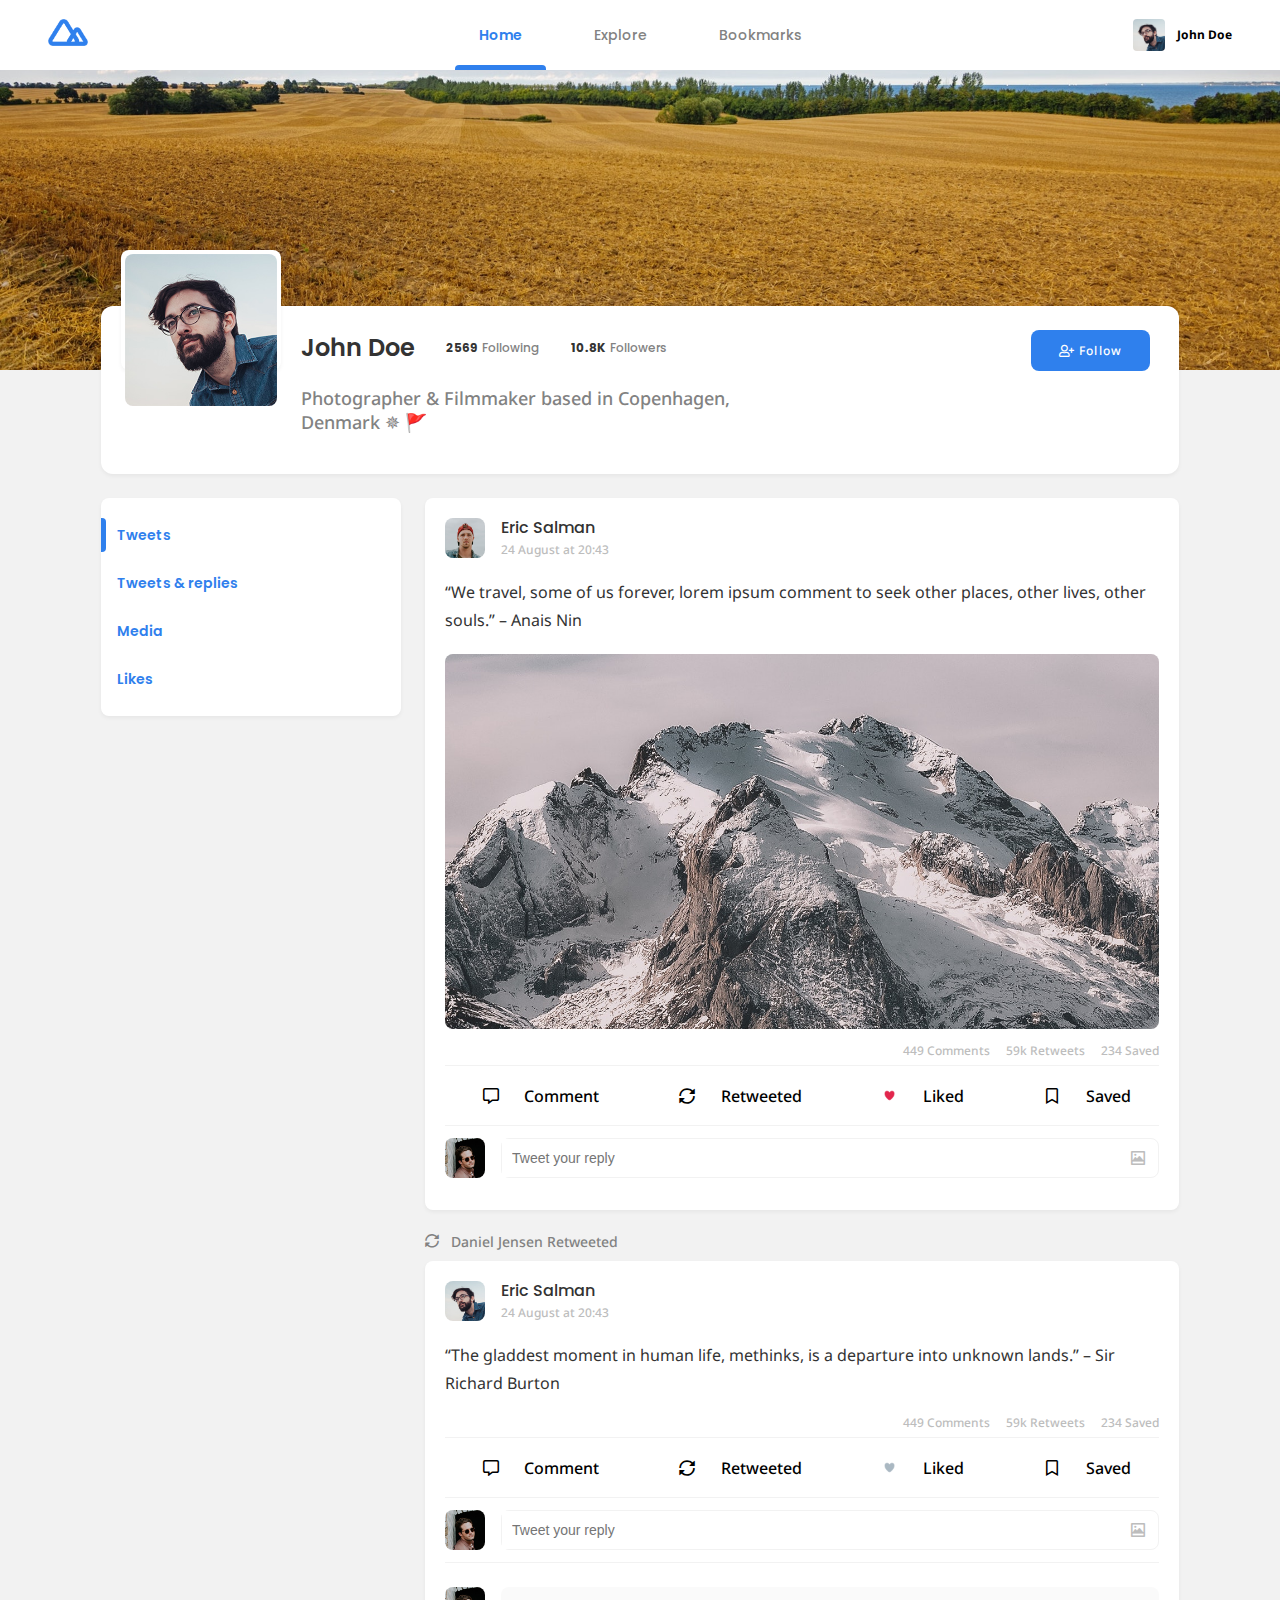
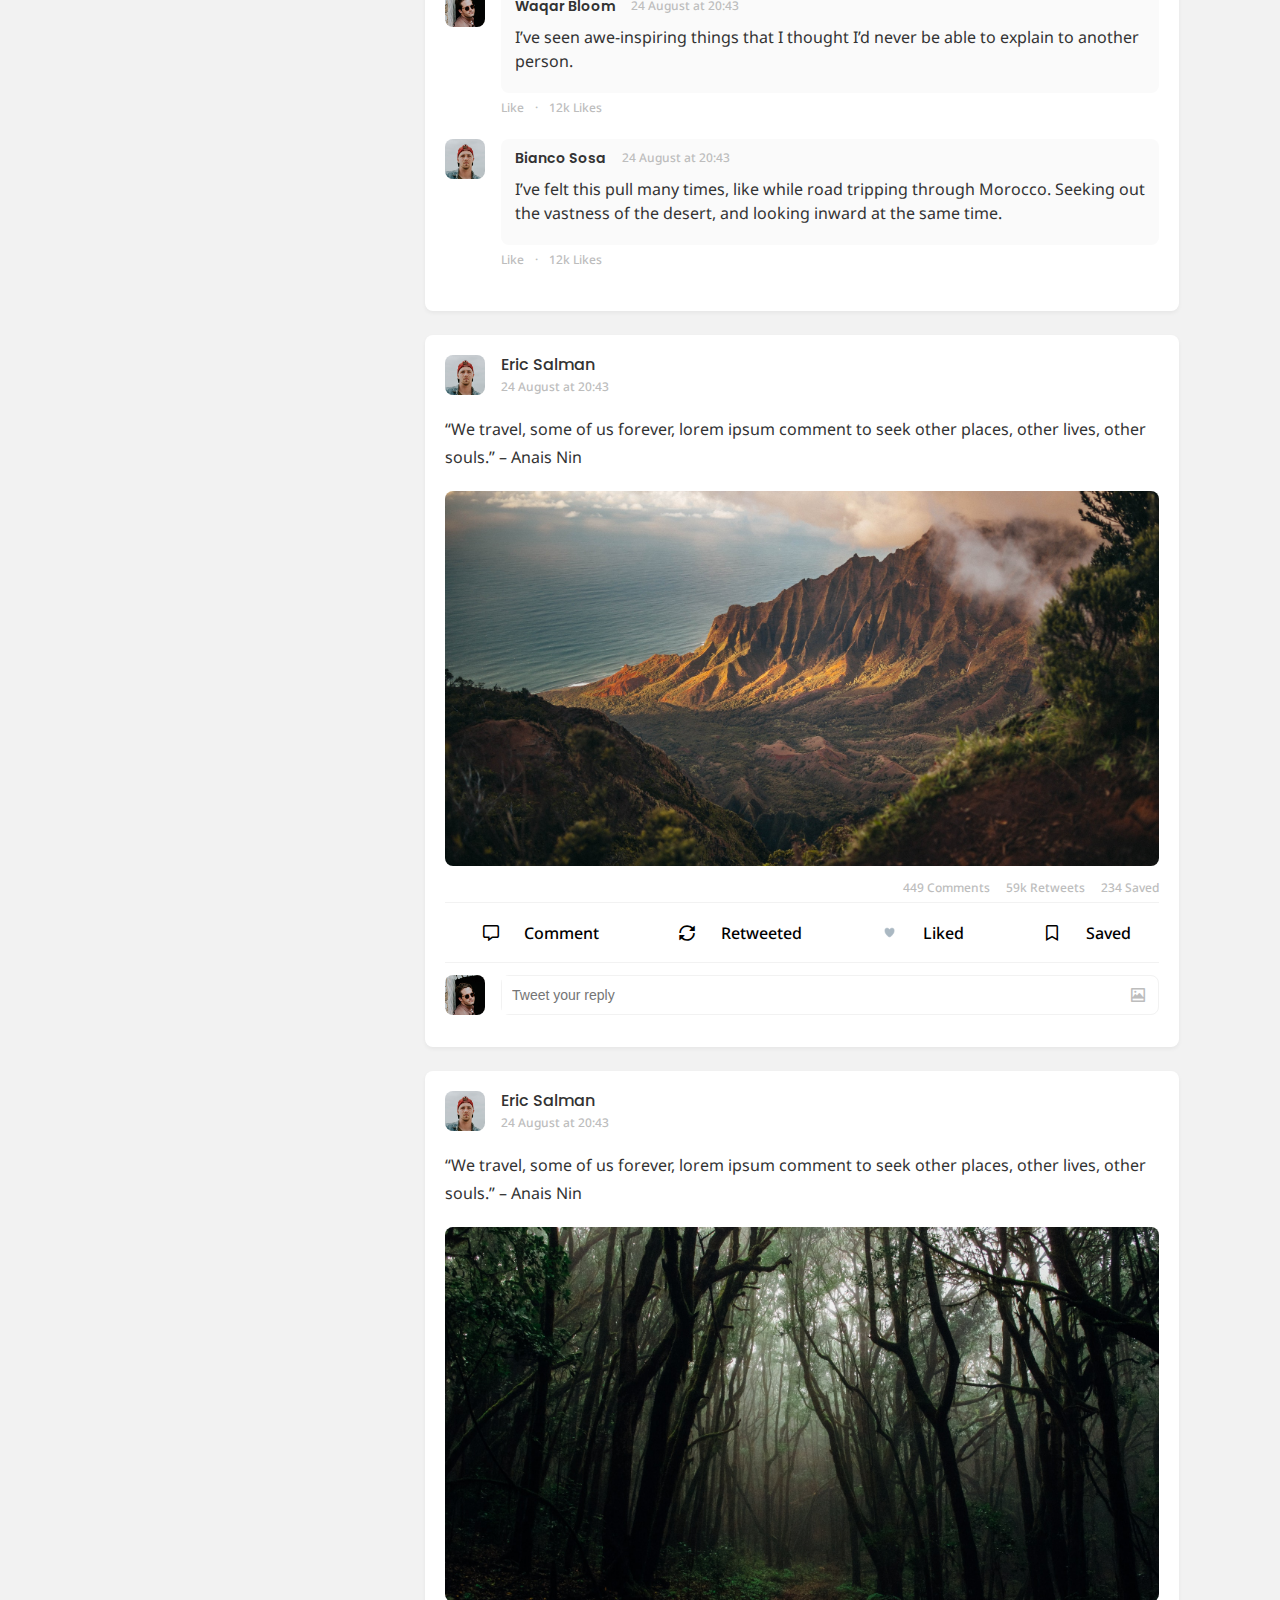
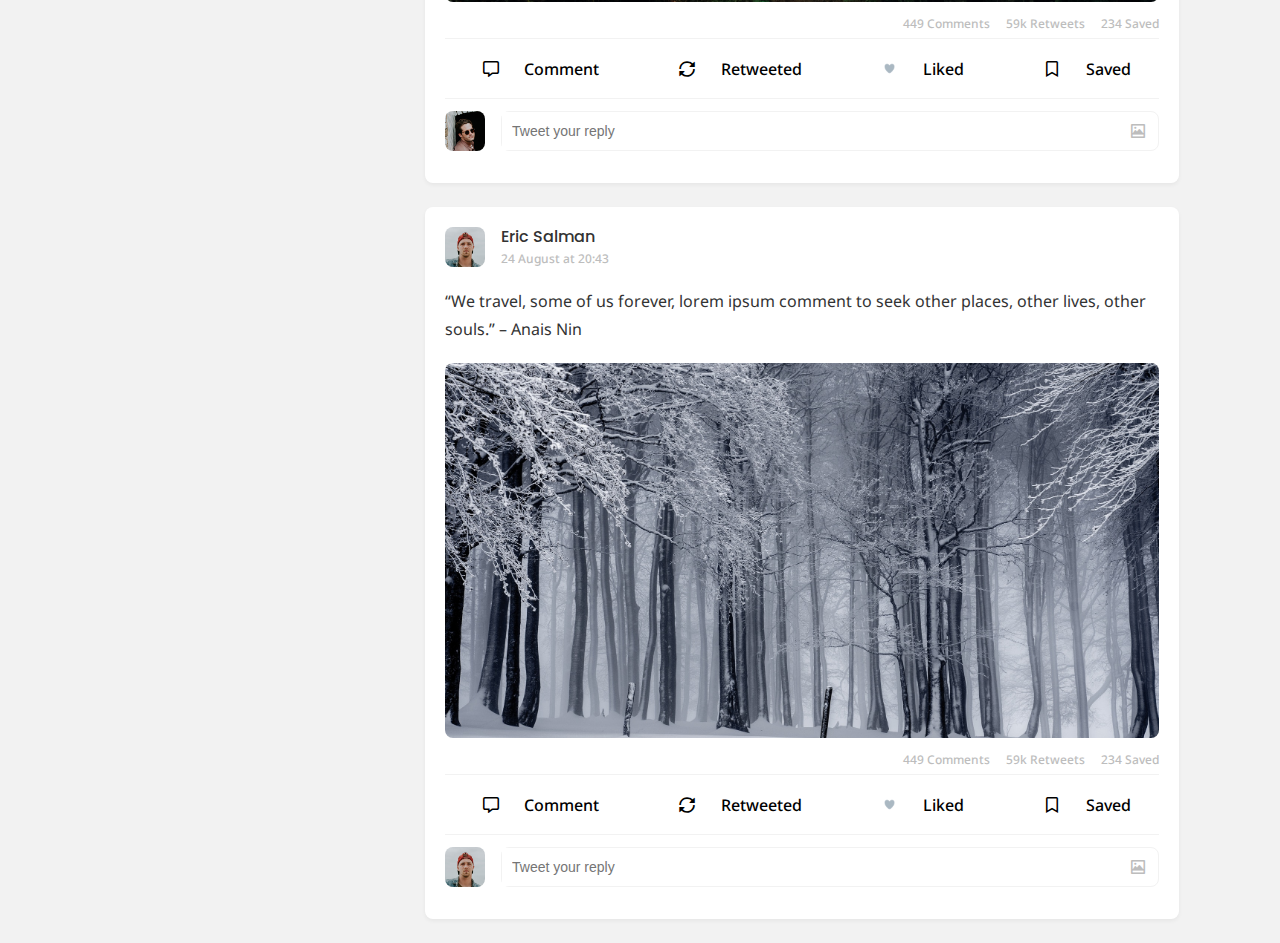
<file: index.html>
<!DOCTYPE html>
<html lang="en">
  <head>
    <meta charset="UTF-8" />
    <meta http-equiv="X-UA-Compatible" content="IE=edge" />
    <meta name="viewport" content="width=device-width, initial-scale=1.0" />
    <title>Twitter</title>
    <link
      rel="shortcut icon"
      href="./assets/images/icon.png"
      type="image/x-icon"
    />
    <link rel="stylesheet" href="./assets/css/icons.css" />
    <link rel="stylesheet" href="./assets/css/styles.css" />
  </head>
  <body>
    <header class="Header">
      <div class="Container">
        <div class="HeaderContent">
          <a href="#" class="HeaderLogo">
            <img
              class="HeaderLogoImage"
              src="./assets/images/logo.png"
              alt="Twitter ab"
            />
          </a>
          <nav class="HeaderNav">
            <ul class="HeaderMenu">
              <li class="HeaderMenuItem HeaderMenuItem--active">
                <a href="#" class="HeaderMenuLink">Home</a>
              </li>
              <li class="HeaderMenuItem">
                <a href="#" class="HeaderMenuLink">Explore</a>
              </li>
              <li class="HeaderMenuItem">
                <a href="#" class="HeaderMenuLink">Bookmarks</a>
              </li>
            </ul>
          </nav>
          <div class="HeaderProfile">
            <img
              class="HeaderAvatar"
              src="./assets/images/person_2.jpg"
              alt="John Doe"
            />
            <h3 class="HeaderProfileName">John Doe</h3>
          </div>
        </div>
      </div>
    </header>

    <section class="SectionHero">
      <div class="SectionHeroBanner"></div>
      <div class="SectionHeroContent">
        <div class="Container">
          <div class="SectionHeroProfile">
            <figure class="SectionHeroProfileAvatar">
              <img src="./assets/images/person_2.jpg" alt="John Doe" />
            </figure>
            <div class="SectionHeroProfileContent">
              <div class="SectionHeroProfileInfo">
                <h2 class="SectionHeroProfileName">John Doe</h2>
                <div class="SectionHeroProfileMeta">
                  <label class="SectionHeroProfileMetaFollows">
                    <strong>2569</strong>Following</label
                  >
                  <label class="SectionHeroProfileMetaFollows">
                    <strong>10.8K</strong>Followers</label
                  >
                </div>
              </div>
              <p class="SectionHeroProfileDescription">
                Photographer & Filmmaker based in Copenhagen, Denmark ✵ 🚩
              </p>
            </div>
            <div class="SectionHeroProfileActions">
              <button class="Button Button--blue">
                <i class="tab-adduser"></i> Follow
              </button>
            </div>
          </div>
        </div>
      </div>
    </section>

    <section class="SectionBodyContent">
      <div class="Container">
        <div class="SectionBodyGrid">
          <div class="SectionBodyGridItem SectionBodyGridItem--left">
            <aside class="Sidebar">
              <ul class="SidebarFilters">
                <li class="SidebarFilter SidebarFilter--active">
                  <a class="SidebarFilterLink" href="#">Tweets</a>
                </li>
                <li class="SidebarFilter">
                  <a class="SidebarFilterLink" href="#">Tweets & replies</a>
                </li>
                <li class="SidebarFilter">
                  <a class="SidebarFilterLink" href="#">Media</a>
                </li>
                <li class="SidebarFilter">
                  <a class="SidebarFilterLink" href="#">Likes</a>
                </li>
              </ul>
            </aside>
          </div>
          <div class="SectionBodyGridItem SectionBodyGridItem--right">
            <article class="Post">
              <div class="PostContainer">
                <div class="PostHeader">
                  <img
                    class="PostAvatar"
                    src="./assets/images/person_3.jpg"
                    alt="Eric Salman"
                  />
                  <div class="PostInfo">
                    <h3 class="PostName">Eric Salman</h3>
                    <span class="PostDate">24 August at 20:43 </span>
                  </div>
                </div>
                <div class="PostBody">
                  <p class="PostText">
                    “We travel, some of us forever, lorem ipsum comment to seek
                    other places, other lives, other souls.” – Anais Nin
                  </p>
                  <figure class="PostImage">
                    <img
                      src="./assets/images/post1.jpg"
                      alt="Traveling – it leaves you speechless, then turns you into a storyteller."
                    />
                  </figure>
                  <div class="PostCounts">
                    <span class="PostCount">449 Comments</span>
                    <span class="PostCount">59k Retweets</span>
                    <span class="PostCount">234 Saved</span>
                  </div>
                  <ul class="PostActions">
                    <li class="PostAction">
                      <i class="tab-message"></i><span>Comment</span>
                    </li>
                    <li class="PostAction">
                      <i class="tab-reload"></i><span>Retweeted</span>
                    </li>
                    <li
                      class="
                        PostAction PostAction--like PostAction--like--active
                      "
                    >
                      <div class="hearth"></div>
                      <span>Liked</span>
                    </li>
                    <li class="PostAction">
                      <i class="tab-mark"></i><span>Saved</span>
                    </li>
                  </ul>
                  <div class="PostComment">
                    <img
                      class="PostAvatar"
                      src="./assets/images/person_4.jpg"
                      alt="Arturo Martinez"
                    />
                    <form class="PostForm">
                      <input
                        class="PostFormReply"
                        type="text"
                        placeholder="Tweet your reply"
                      />
                      <i class="tab-image"></i>
                    </form>
                  </div>
                </div>
              </div>
            </article>

            <article class="Post">
              <div class="PostRetweet">
                <i class="tab-reload"></i> <span>Daniel Jensen Retweeted</span>
              </div>
              <div class="PostContainer">
                <div class="PostHeader">
                  <img
                    class="PostAvatar"
                    src="./assets/images/person_2.jpg"
                    alt="Eric Salman"
                  />
                  <div class="PostInfo">
                    <h3 class="PostName">Eric Salman</h3>
                    <span class="PostDate">24 August at 20:43 </span>
                  </div>
                </div>
                <div class="PostBody">
                  <p class="PostText">
                    “The gladdest moment in human life, methinks, is a departure
                    into unknown lands.” – Sir Richard Burton
                  </p>
                  <div class="PostCounts">
                    <span class="PostCount">449 Comments</span>
                    <span class="PostCount">59k Retweets</span>
                    <span class="PostCount">234 Saved</span>
                  </div>
                  <ul class="PostActions">
                    <li class="PostAction">
                      <i class="tab-message"></i><span>Comment</span>
                    </li>
                    <li class="PostAction">
                      <i class="tab-reload"></i><span>Retweeted</span>
                    </li>
                    <li class="PostAction PostAction--like">
                      <div class="hearth"></div>
                      <span>Liked</span>
                    </li>
                    <li class="PostAction">
                      <i class="tab-mark"></i><span>Saved</span>
                    </li>
                  </ul>
                  <div class="PostComment PostComment--with-replies">
                    <img
                      class="PostAvatar"
                      src="./assets/images/person_4.jpg"
                      alt="Arturo Martinez"
                    />
                    <form class="PostForm">
                      <input
                        class="PostFormReply"
                        type="text"
                        placeholder="Tweet your reply"
                      />
                      <i class="tab-image"></i>
                    </form>
                  </div>
                  <div class="PostReplies">
                    <div class="PostReply">
                      <img
                        class="PostAvatar"
                        src="./assets/images/person_4.jpg"
                        alt="Arturo Martinez"
                      />
                      <div class="PostReplyContent">
                        <div class="PostReplyComment">
                          <div class="PostReplyHeader">
                            <h4 class="PostReplyHeaderName">Waqar Bloom</h4>
                            <span class="PostReplyHeaderDate"
                              >24 August at 20:43
                            </span>
                          </div>
                          <p class="PostReplyBody">
                            I’ve seen awe-inspiring things that I thought I’d
                            never be able to explain to another person.
                          </p>
                        </div>
                        <div class="PostReplyLikes">
                          <span>
                            <div class="hearth"></div>
                            Like
                          </span>
                          ·
                          <span>12k Likes </span>
                        </div>
                      </div>
                    </div>
                    <div class="PostReply">
                      <img
                        class="PostAvatar"
                        src="./assets/images/person_3.jpg"
                        alt="Arturo Martinez"
                      />
                      <div class="PostReplyContent">
                        <div class="PostReplyComment">
                          <div class="PostReplyHeader">
                            <h4 class="PostReplyHeaderName">Bianco Sosa</h4>
                            <span class="PostReplyHeaderDate"
                              >24 August at 20:43
                            </span>
                          </div>
                          <p class="PostReplyBody">
                            I’ve felt this pull many times, like while road
                            tripping through Morocco. Seeking out the vastness
                            of the desert, and looking inward at the same time.
                          </p>
                        </div>
                        <div class="PostReplyLikes">
                          <span>
                            <div class="hearth"></div>
                            Like
                          </span>
                          ·
                          <span>12k Likes </span>
                        </div>
                      </div>
                    </div>
                  </div>
                </div>
              </div>
            </article>

            <article class="Post">
              <div class="PostContainer">
                <div class="PostHeader">
                  <img
                    class="PostAvatar"
                    src="./assets/images/person_3.jpg"
                    alt="Eric Salman"
                  />
                  <div class="PostInfo">
                    <h3 class="PostName">Eric Salman</h3>
                    <span class="PostDate">24 August at 20:43 </span>
                  </div>
                </div>
                <div class="PostBody">
                  <p class="PostText">
                    “We travel, some of us forever, lorem ipsum comment to seek
                    other places, other lives, other souls.” – Anais Nin
                  </p>
                  <figure class="PostImage">
                    <img
                      src="./assets/images/post3.jpg"
                      alt="Traveling – it leaves you speechless, then turns you into a storyteller."
                    />
                  </figure>
                  <div class="PostCounts">
                    <span class="PostCount">449 Comments</span>
                    <span class="PostCount">59k Retweets</span>
                    <span class="PostCount">234 Saved</span>
                  </div>
                  <ul class="PostActions">
                    <li class="PostAction">
                      <i class="tab-message"></i><span>Comment</span>
                    </li>
                    <li class="PostAction">
                      <i class="tab-reload"></i><span>Retweeted</span>
                    </li>
                    <li class="PostAction PostAction--like">
                      <div class="hearth"></div>
                      <span>Liked</span>
                    </li>
                    <li class="PostAction">
                      <i class="tab-mark"></i><span>Saved</span>
                    </li>
                  </ul>
                  <div class="PostComment">
                    <img
                      class="PostAvatar"
                      src="./assets/images/person_4.jpg"
                      alt="Arturo Martinez"
                    />
                    <form class="PostForm">
                      <input
                        class="PostFormReply"
                        type="text"
                        placeholder="Tweet your reply"
                      />
                      <i class="tab-image"></i>
                    </form>
                  </div>
                </div>
              </div>
            </article>

            <article class="Post">
              <div class="PostContainer">
                <div class="PostHeader">
                  <img
                    class="PostAvatar"
                    src="./assets/images/person_3.jpg"
                    alt="Eric Salman"
                  />
                  <div class="PostInfo">
                    <h3 class="PostName">Eric Salman</h3>
                    <span class="PostDate">24 August at 20:43 </span>
                  </div>
                </div>
                <div class="PostBody">
                  <p class="PostText">
                    “We travel, some of us forever, lorem ipsum comment to seek
                    other places, other lives, other souls.” – Anais Nin
                  </p>
                  <figure class="PostImage">
                    <img
                      src="./assets/images/post4.jpg"
                      alt="Traveling – it leaves you speechless, then turns you into a storyteller."
                    />
                  </figure>
                  <div class="PostCounts">
                    <span class="PostCount">449 Comments</span>
                    <span class="PostCount">59k Retweets</span>
                    <span class="PostCount">234 Saved</span>
                  </div>
                  <ul class="PostActions">
                    <li class="PostAction">
                      <i class="tab-message"></i><span>Comment</span>
                    </li>
                    <li class="PostAction">
                      <i class="tab-reload"></i><span>Retweeted</span>
                    </li>
                    <li class="PostAction PostAction--like">
                      <div class="hearth"></div>
                      <span>Liked</span>
                    </li>
                    <li class="PostAction">
                      <i class="tab-mark"></i><span>Saved</span>
                    </li>
                  </ul>
                  <div class="PostComment">
                    <img
                      class="PostAvatar"
                      src="./assets/images/person_4.jpg"
                      alt="Arturo Martinez"
                    />
                    <form class="PostForm">
                      <input
                        class="PostFormReply"
                        type="text"
                        placeholder="Tweet your reply"
                      />
                      <i class="tab-image"></i>
                    </form>
                  </div>
                </div>
              </div>
            </article>

            <article class="Post">
              <div class="PostContainer">
                <div class="PostHeader">
                  <img
                    class="PostAvatar"
                    src="./assets/images/person_3.jpg"
                    alt="Eric Salman"
                  />
                  <div class="PostInfo">
                    <h3 class="PostName">Eric Salman</h3>
                    <span class="PostDate">24 August at 20:43 </span>
                  </div>
                </div>
                <div class="PostBody">
                  <p class="PostText">
                    “We travel, some of us forever, lorem ipsum comment to seek
                    other places, other lives, other souls.” – Anais Nin
                  </p>
                  <figure class="PostImage">
                    <img
                      src="./assets/images/post2.jpg"
                      alt="Traveling – it leaves you speechless, then turns you into a storyteller."
                    />
                  </figure>
                  <div class="PostCounts">
                    <span class="PostCount">449 Comments</span>
                    <span class="PostCount">59k Retweets</span>
                    <span class="PostCount">234 Saved</span>
                  </div>
                  <ul class="PostActions">
                    <li class="PostAction">
                      <i class="tab-message"></i><span>Comment</span>
                    </li>
                    <li class="PostAction">
                      <i class="tab-reload"></i><span>Retweeted</span>
                    </li>
                    <li class="PostAction PostAction--like">
                      <div class="hearth"></div>
                      <span>Liked</span>
                    </li>
                    <li class="PostAction">
                      <i class="tab-mark"></i><span>Saved</span>
                    </li>
                  </ul>
                  <div class="PostComment">
                    <img
                      class="PostAvatar"
                      src="./assets/images/person_3.jpg"
                      alt="Arturo Martinez"
                    />
                    <form class="PostForm">
                      <input
                        class="PostFormReply"
                        type="text"
                        placeholder="Tweet your reply"
                      />
                      <i class="tab-image"></i>
                    </form>
                  </div>
                </div>
              </div>
            </article>
          </div>
        </div>
      </div>
    </section>

    <!-- Section mobile menu -->
    <section class="MobileNav">
      <ul class="MobileNavMenu">
        <li class="MobileNavMenuItem">
          <a href="" class="MobileNavMenuLink">
            <i class="tab-house"></i>
          </a>
        </li>
        <li class="MobileNavMenuItem MobileNavMenuItem--active">
          <a href="" class="MobileNavMenuLink"> <i class="tab-compass"></i></a>
        </li>
        <li class="MobileNavMenuItem">
          <a href="" class="MobileNavMenuLink">
            <i class="tab-marksolid"></i
          ></a>
        </li>
      </ul>
    </section>

    <script src="./assets/js/main.js"></script>
  </body>
</html>
</file>
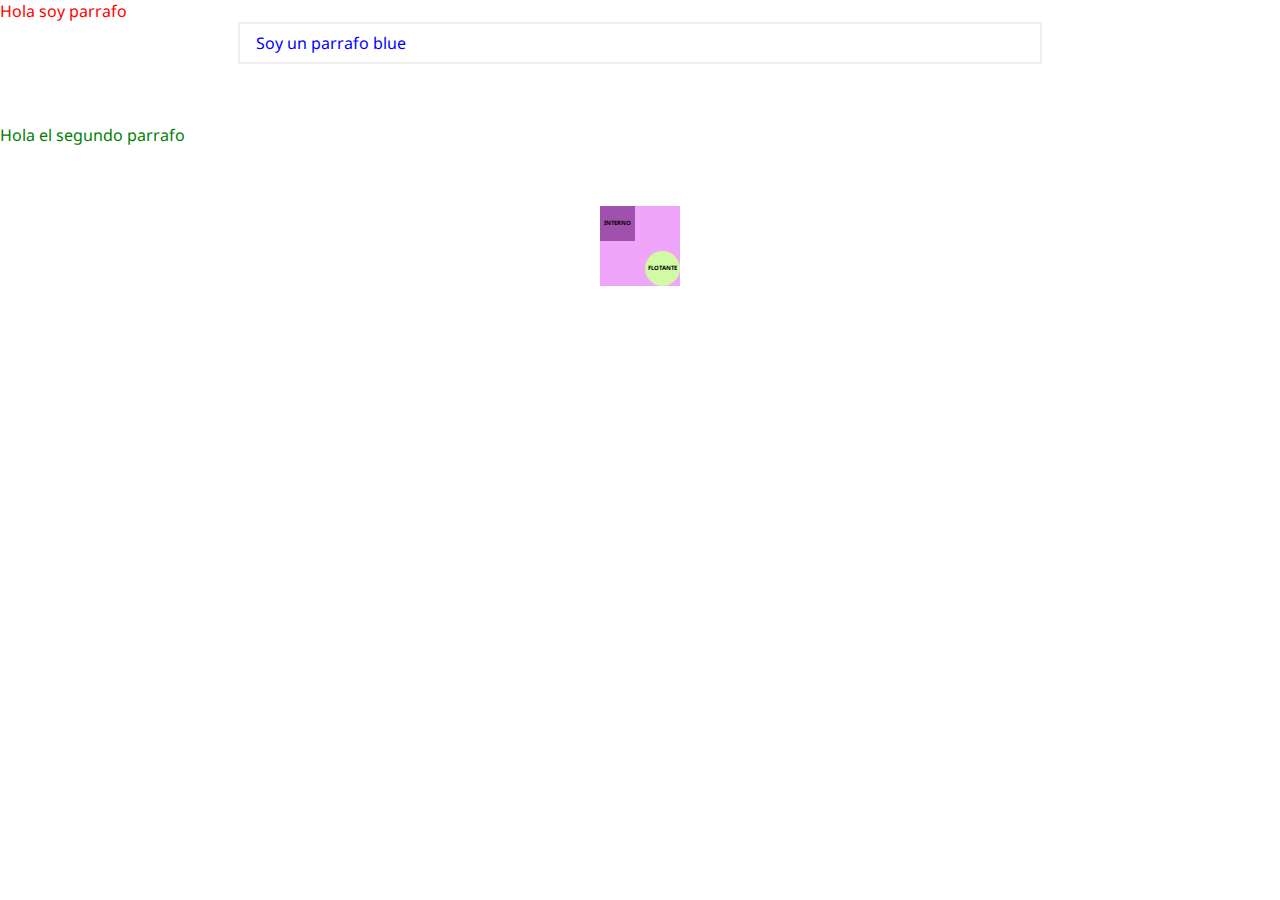
<file: clases/1-introduccion/CSS/index.html>
<!DOCTYPE html>
<html lang="en">
  <head>
    <meta charset="UTF-8" />
    <meta http-equiv="X-UA-Compatible" content="IE=edge" />
    <meta name="viewport" content="width=device-width, initial-scale=1.0" />
    <title>INTRODUCCION CSS</title>
    <!-- <style>
      .parrafo-rojo {
        color: red;
      }
      .parrafo-verde {
        color: green;
      }
    </style> -->
    <link rel="stylesheet" href="./css/style.css" />
  </head>
  <body>
    <p class="parrafo-rojo">Hola soy parrafo</p>
    <p class="parrafo-blue">Soy un parrafo blue</p>
    <p class="parrafo-verde">Hola el segundo parrafo</p>

    <div class="cuadrado">
      <div class="forma_internas cuadrado__interno">interno</div>
      <div class="forma_internas circulo__interno">flotante</div>
    </div>
  </body>
</html>
</file>
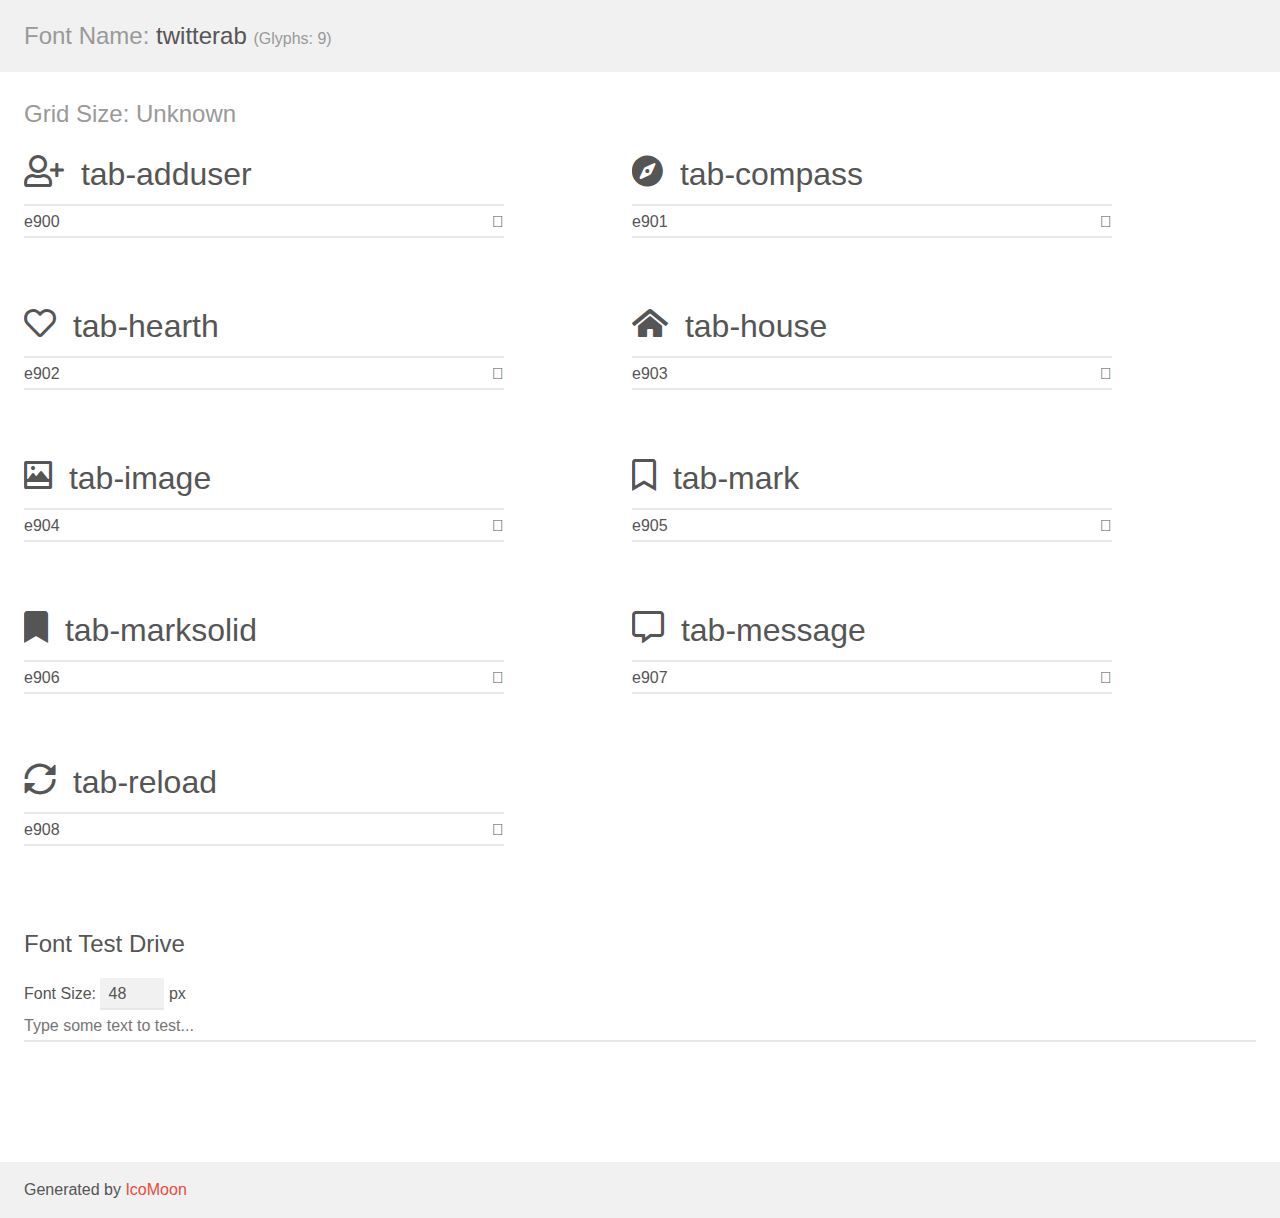
<file: twitterab-v1.0/demo.html>
<!doctype html>
<html>
<head>
    <meta charset="utf-8">
    <title>IcoMoon Demo</title>
    <meta name="description" content="An Icon Font Generated By IcoMoon.io">
    <meta name="viewport" content="width=device-width, initial-scale=1">
    <link rel="stylesheet" href="demo-files/demo.css">
    <link rel="stylesheet" href="style.css"></head>
<body>
    <div class="bgc1 clearfix">
        <h1 class="mhmm mvm"><span class="fgc1">Font Name:</span> twitterab <small class="fgc1">(Glyphs:&nbsp;9)</small></h1>
    </div>
    <div class="clearfix mhl ptl">
        <h1 class="mvm mtn fgc1">Grid Size: Unknown</h1>
        <div class="glyph fs1">
            <div class="clearfix bshadow0 pbs">
                <span class="tab-adduser"></span>
                <span class="mls"> tab-adduser</span>
            </div>
            <fieldset class="fs0 size1of1 clearfix hidden-false">
                <input type="text" readonly value="e900" class="unit size1of2" />
                <input type="text" maxlength="1" readonly value="&#xe900;" class="unitRight size1of2 talign-right" />
            </fieldset>
            <div class="fs0 bshadow0 clearfix hidden-true">
                <span class="unit pvs fgc1">liga: </span>
                <input type="text" readonly value="" class="liga unitRight" />
            </div>
        </div>
        <div class="glyph fs1">
            <div class="clearfix bshadow0 pbs">
                <span class="tab-compass"></span>
                <span class="mls"> tab-compass</span>
            </div>
            <fieldset class="fs0 size1of1 clearfix hidden-false">
                <input type="text" readonly value="e901" class="unit size1of2" />
                <input type="text" maxlength="1" readonly value="&#xe901;" class="unitRight size1of2 talign-right" />
            </fieldset>
            <div class="fs0 bshadow0 clearfix hidden-true">
                <span class="unit pvs fgc1">liga: </span>
                <input type="text" readonly value="" class="liga unitRight" />
            </div>
        </div>
        <div class="glyph fs1">
            <div class="clearfix bshadow0 pbs">
                <span class="tab-hearth"></span>
                <span class="mls"> tab-hearth</span>
            </div>
            <fieldset class="fs0 size1of1 clearfix hidden-false">
                <input type="text" readonly value="e902" class="unit size1of2" />
                <input type="text" maxlength="1" readonly value="&#xe902;" class="unitRight size1of2 talign-right" />
            </fieldset>
            <div class="fs0 bshadow0 clearfix hidden-true">
                <span class="unit pvs fgc1">liga: </span>
                <input type="text" readonly value="" class="liga unitRight" />
            </div>
        </div>
        <div class="glyph fs1">
            <div class="clearfix bshadow0 pbs">
                <span class="tab-house"></span>
                <span class="mls"> tab-house</span>
            </div>
            <fieldset class="fs0 size1of1 clearfix hidden-false">
                <input type="text" readonly value="e903" class="unit size1of2" />
                <input type="text" maxlength="1" readonly value="&#xe903;" class="unitRight size1of2 talign-right" />
            </fieldset>
            <div class="fs0 bshadow0 clearfix hidden-true">
                <span class="unit pvs fgc1">liga: </span>
                <input type="text" readonly value="" class="liga unitRight" />
            </div>
        </div>
        <div class="glyph fs1">
            <div class="clearfix bshadow0 pbs">
                <span class="tab-image"></span>
                <span class="mls"> tab-image</span>
            </div>
            <fieldset class="fs0 size1of1 clearfix hidden-false">
                <input type="text" readonly value="e904" class="unit size1of2" />
                <input type="text" maxlength="1" readonly value="&#xe904;" class="unitRight size1of2 talign-right" />
            </fieldset>
            <div class="fs0 bshadow0 clearfix hidden-true">
                <span class="unit pvs fgc1">liga: </span>
                <input type="text" readonly value="" class="liga unitRight" />
            </div>
        </div>
        <div class="glyph fs1">
            <div class="clearfix bshadow0 pbs">
                <span class="tab-mark"></span>
                <span class="mls"> tab-mark</span>
            </div>
            <fieldset class="fs0 size1of1 clearfix hidden-false">
                <input type="text" readonly value="e905" class="unit size1of2" />
                <input type="text" maxlength="1" readonly value="&#xe905;" class="unitRight size1of2 talign-right" />
            </fieldset>
            <div class="fs0 bshadow0 clearfix hidden-true">
                <span class="unit pvs fgc1">liga: </span>
                <input type="text" readonly value="" class="liga unitRight" />
            </div>
        </div>
        <div class="glyph fs1">
            <div class="clearfix bshadow0 pbs">
                <span class="tab-marksolid"></span>
                <span class="mls"> tab-marksolid</span>
            </div>
            <fieldset class="fs0 size1of1 clearfix hidden-false">
                <input type="text" readonly value="e906" class="unit size1of2" />
                <input type="text" maxlength="1" readonly value="&#xe906;" class="unitRight size1of2 talign-right" />
            </fieldset>
            <div class="fs0 bshadow0 clearfix hidden-true">
                <span class="unit pvs fgc1">liga: </span>
                <input type="text" readonly value="" class="liga unitRight" />
            </div>
        </div>
        <div class="glyph fs1">
            <div class="clearfix bshadow0 pbs">
                <span class="tab-message"></span>
                <span class="mls"> tab-message</span>
            </div>
            <fieldset class="fs0 size1of1 clearfix hidden-false">
                <input type="text" readonly value="e907" class="unit size1of2" />
                <input type="text" maxlength="1" readonly value="&#xe907;" class="unitRight size1of2 talign-right" />
            </fieldset>
            <div class="fs0 bshadow0 clearfix hidden-true">
                <span class="unit pvs fgc1">liga: </span>
                <input type="text" readonly value="" class="liga unitRight" />
            </div>
        </div>
        <div class="glyph fs1">
            <div class="clearfix bshadow0 pbs">
                <span class="tab-reload"></span>
                <span class="mls"> tab-reload</span>
            </div>
            <fieldset class="fs0 size1of1 clearfix hidden-false">
                <input type="text" readonly value="e908" class="unit size1of2" />
                <input type="text" maxlength="1" readonly value="&#xe908;" class="unitRight size1of2 talign-right" />
            </fieldset>
            <div class="fs0 bshadow0 clearfix hidden-true">
                <span class="unit pvs fgc1">liga: </span>
                <input type="text" readonly value="" class="liga unitRight" />
            </div>
        </div>
    </div>

    <!--[if gt IE 8]><!-->
    <div class="mhl clearfix mbl">
        <h1>Font Test Drive</h1>
        <label>
            Font Size: <input id="fontSize" type="number" class="textbox0 mbm"
            min="8" value="48" />
            px
        </label>
        <input id="testText" type="text" class="phl size1of1 mvl"
        placeholder="Type some text to test..." value=""/>
        <div id="testDrive" class="tab-" style="font-family: twitterab">&nbsp;
        </div>
    </div>
    <!--<![endif]-->
    <div class="bgc1 clearfix">
        <p class="mhl">Generated by <a href="https://icomoon.io/app">IcoMoon</a></p>
    </div>

    <script src="demo-files/demo.js"></script>
</body>
</html>
</file>
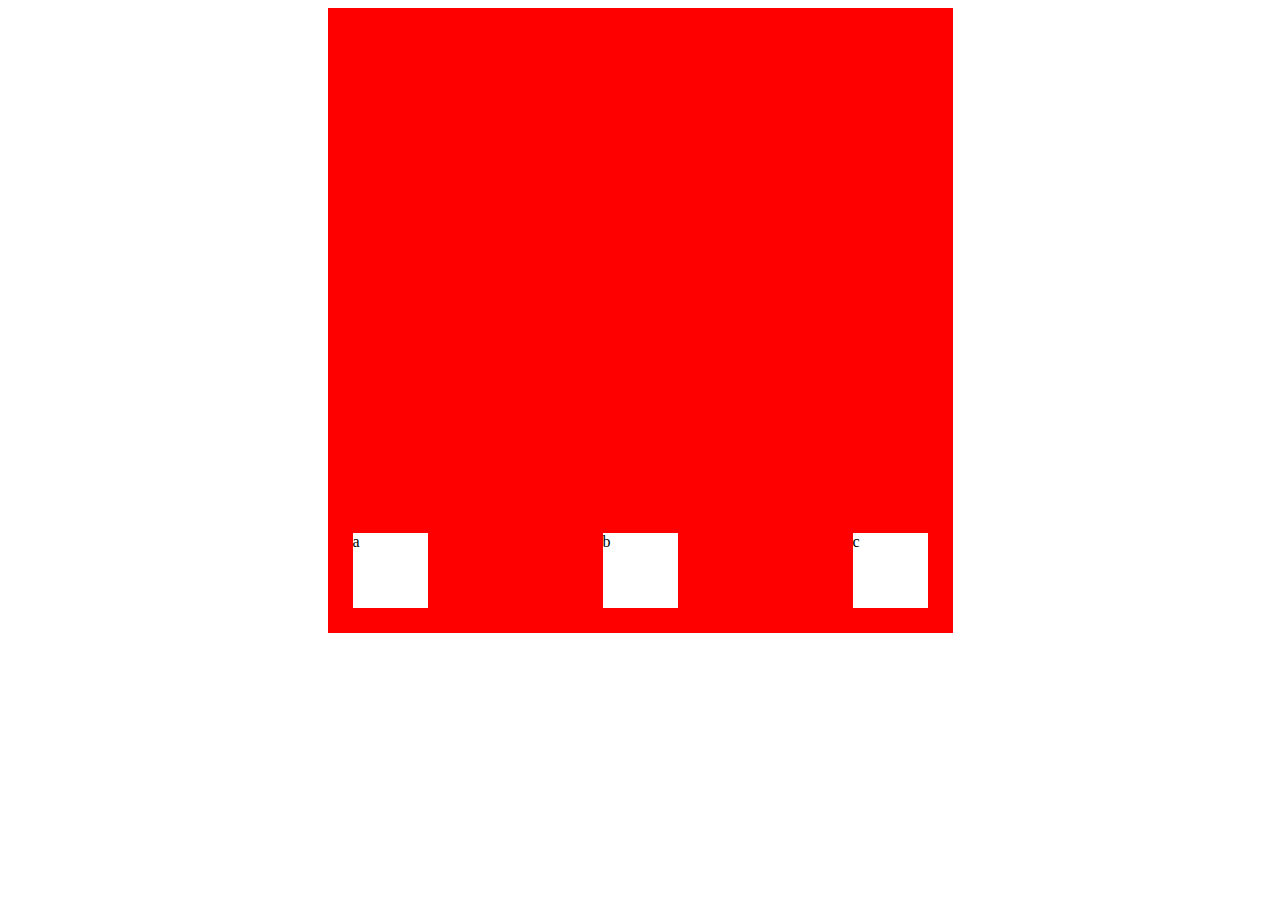
<file: clases/2-BlogExample/flex-example.html>
<!DOCTYPE html>
<html lang="en">
  <head>
    <meta charset="UTF-8" />
    <meta http-equiv="X-UA-Compatible" content="IE=edge" />
    <meta name="viewport" content="width=device-width, initial-scale=1.0" />
    <title>Document</title>
    <link rel="stylesheet" href="./assets/css/flex-style.css" />
  </head>
  <body>
    <div class="cuadrado">
      <div class="otro-cuadrado">a</div>
      <div class="otro-cuadrado">b</div>
      <div class="otro-cuadrado">c</div>
    </div>
  </body>
</html>
</file>
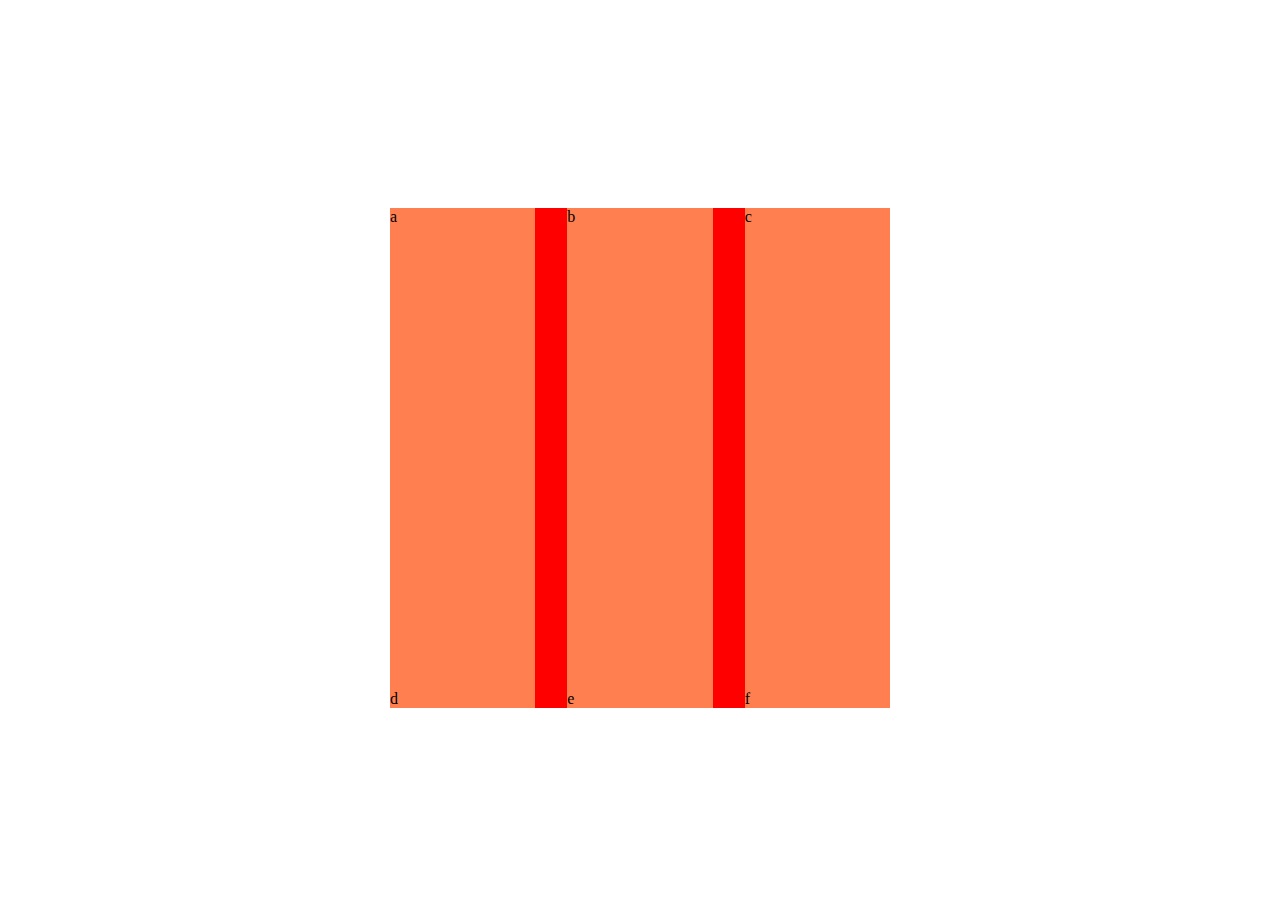
<file: clases/3-Twitter/gridExample.html>
<!DOCTYPE html>
<html lang="en">
  <head>
    <meta charset="UTF-8" />
    <meta http-equiv="X-UA-Compatible" content="IE=edge" />
    <meta name="viewport" content="width=device-width, initial-scale=1.0" />
    <title>Grid</title>

    <style>
      .container {
        padding: 200px 0;
      }
      .cuadrados {
        display: grid;
        grid-template: rows / cols;
        grid-template: 1fr / 1fr 1fr 1fr;
        grid-gap: 0 2rem;

        margin: 0 auto;
        width: 500px;
        height: 500px;
        background-color: red;
      }
      .cuadrados--internos {
        background-color: coral;
      }
    </style>
  </head>
  <body>
    <div class="container">
      <div class="cuadrados">
        <div class="cuadrados--internos">a</div>
        <div class="cuadrados--internos">b</div>
        <div class="cuadrados--internos">c</div>
        <div class="cuadrados--internos">d</div>
        <div class="cuadrados--internos">e</div>
        <div class="cuadrados--internos">f</div>
      </div>
    </div>
  </body>
</html>
</file>
<file: assets/css/icons.css>
@font-face {
  font-family: "twitterab";
  src: url("../webfonts/twitterab.eot");
  src: url("../webfonts/twitterab.eot") format("embedded-opentype"),
    url("../webfonts/twitterab.ttf") format("truetype"),
    url("../webfonts/twitterab.woff") format("woff"),
    url("../webfonts/twitterab.svg") format("svg");
  font-weight: normal;
  font-style: normal;
  font-display: block;
}

[class^="tab-"],
[class*=" tab-"] {
  /* use !important to prevent issues with browser extensions that change fonts */
  font-family: "twitterab" !important;
  speak: never;
  font-style: normal;
  font-weight: normal;
  font-variant: normal;
  text-transform: none;
  line-height: 1;

  /* Better Font Rendering =========== */
  -webkit-font-smoothing: antialiased;
  -moz-osx-font-smoothing: grayscale;
}

.tab-adduser:before {
  content: "\e900";
}
.tab-compass:before {
  content: "\e901";
}
.tab-hearth:before {
  content: "\e902";
}
.tab-house:before {
  content: "\e903";
}
.tab-image:before {
  content: "\e904";
}
.tab-mark:before {
  content: "\e905";
}
.tab-marksolid:before {
  content: "\e906";
}
.tab-message:before {
  content: "\e907";
}
.tab-reload:before {
  content: "\e908";
}
</file>
<file: assets/css/styles.css>
@import url("https://fonts.googleapis.com/css2?family=Noto+Sans&family=Poppins:wght@500;600&display=swap");

:root {
  --fontMain: #828282;
  --fontSecondary: #333333;
  --focus: #2f80ed;
  --focusHover: #1b4e92;
  --black: #4f4f4f;
  --gray: #bdbdbd;
  --white: #ffffff;
  --background: #f2f2f2;
  --backgroundSecondary: #fafafa;
  --borderRadiusSmall: 8px;
  --borderRadiusMedium: 12px;
  --shadowSmall: 0px 2px 4px rgba(0, 0, 0, 0.05);
}

* {
  box-sizing: border-box;
}

body {
  margin: 0;
  font-family: "Noto Sans", sans-serif;
  background-color: var(--background);
  font-weight: 500;
}

h1,
h2,
h3,
h4,
h5,
h6 {
  font-family: "Poppins", sans-serif;
  margin: 0;
  font-weight: 600;
}

a,
a:visited,
a:link {
  text-decoration: none;
  color: var(--fontMain);
}
/*
* 0.25rem = 4px
* 0.5rem = 8px
* 0.75rem = 12px
* 1rem = 16px
* 1.5rem = 24px
* 2rem = 32px
* 2.5rem = 40px
* 3.125rem = 50px
*/

/*
* Utils
*/

.Container {
  margin: 0 auto;
  width: 100%;
  max-width: calc(100% - 2rem);
}

.Button {
  border: none;
  appearance: none;
  font-family: "Noto Sans", sans-serif;
  display: inline-flex;
  align-items: center;
  justify-content: center;
  border-radius: var(--borderRadiusSmall);
  font-size: 0.75rem;
  font-weight: 500;
  padding: 0.75rem 1.75rem;
  letter-spacing: 1.125px;
  cursor: pointer;
  transition: all 0.25s ease-in-out;
}
.Button i {
  margin: 0 0.25rem 0 0;
}

.Button:hover {
  transform: translateY(-0.25rem);
  background-color: var(--focusHover);
  box-shadow: 0 0.25rem 0.5rem 0 rgba(0, 0, 0, 0.15);
}
.Button:active {
  transform: translateY(0);
  box-shadow: 0 0 0 0 rgb(0, 0, 0);
}
.Button--blue {
  color: var(--white);
  background-color: var(--focus);
}

/*
* Header
*/
.Header {
  height: 4.375rem;
  display: flex;
  align-items: center;
  background-color: var(--white);
}

.HeaderLogo {
  display: block;
  z-index: 2;
}
.HeaderLogoImage {
  max-width: 2.5rem;
}
.HeaderContent {
  display: flex;
  justify-content: space-between;
  align-items: center;
}
.HeaderAvatar {
  max-width: 2rem;
  border-radius: 0.25rem;
}
.HeaderNav {
  display: none;
  z-index: 1;
}
.HeaderProfile {
  z-index: 2;
}
.HeaderProfileName {
  display: none;
  font-size: 0.75rem;
  line-height: 0.75rem;
  font-family: "Noto Sans", sans-serif;
  font-weight: 700;
}

.HeaderMenu {
  padding: 0;
  margin: 0;
  list-style: none;
  display: flex;
  align-items: center;
  justify-content: center;
  height: 4.375rem;
}
.HeaderMenuItem {
  height: 100%;
  display: flex;
  align-items: center;
  justify-content: center;
  margin: 0 1.5rem 0 0;
  position: relative;
}
.HeaderMenuItem::before {
  content: "";
  position: absolute;
  background-color: transparent;
  height: 5px;
  width: 100%;
  left: 0;
  bottom: 0;
  border-top-left-radius: 0.25rem;
  border-top-right-radius: 0.25rem;
}
.HeaderMenuItem:last-child {
  margin: 0;
}
.HeaderMenuLink {
  padding: 0 1.5rem;
  font-family: "Poppins", sans-serif;
  font-size: 0.875rem;
  line-height: 0.875rem;
  font-weight: 500;
  color: var(--fontMain);
  display: flex;
  width: 100%;
  height: 100%;
  align-items: center;
  justify-content: center;
}
.HeaderMenuItem:hover .HeaderMenuLink,
.HeaderMenuItem--active .HeaderMenuLink {
  color: var(--focus);
  font-weight: 600;
}
.HeaderMenuItem:hover::before,
.HeaderMenuItem--active::before {
  background-color: var(--focus);
}

/*
* Mobile Nav
*/
.MobileNav {
  position: fixed;
  bottom: 0;
  left: 0;
  width: 100%;
  background-color: var(--white);
  padding: 0 0.75rem;
}
.MobileNavMenu {
  list-style: none;
  padding: 0;
  margin: 0;
  display: grid;
  grid-template: 1fr / repeat(3, 1fr);
  grid-gap: 0;
}
.MobileNavMenuItem {
  height: 4.375rem;
  display: flex;
  align-items: center;
  justify-content: center;
  position: relative;
}
.MobileNavMenuItem::before {
  content: "";
  position: absolute;
  background-color: transparent;
  height: 5px;
  width: 100%;
  left: 0;
  bottom: 0;
  border-top-left-radius: 0.25rem;
  border-top-right-radius: 0.25rem;
}
.MobileNavMenuItem--active::before {
  background-color: var(--focus);
}

.MobileNavMenuLink {
  display: flex;
  align-items: center;
  justify-content: center;
  height: 2.5rem;
  width: 100%;
  border-radius: var(--borderRadiusSmall);
}
.MobileNavMenuLink:active {
  background-color: var(--background);
}
.MobileNavMenuLink i {
  font-size: 1.25rem;
}
.MobileNavMenuItem--active .MobileNavMenuLink i {
  color: var(--focus);
}

/*
* SectionHero
*/
.SectionHero {
}
.SectionHeroBanner {
  min-height: 10.625rem;
  background-image: url("../images/banner.jpg");
  background-size: cover;
  background-position: bottom;
  background-repeat: no-repeat;
}
.SectionHeroContent {
  transform: translateY(-1.5rem);
  text-align: center;
}
.SectionHeroProfile {
  position: relative;
  background-color: var(--white);
  box-shadow: var(--shadowSmall);
  border-radius: var(--borderRadiusMedium);
  padding: 3.25rem 1.5rem 1.75rem;
}
.SectionHeroProfileAvatar {
  position: absolute;
  width: 7.5rem;
  height: 7.5rem;
  margin: 0 auto;
  font-size: 0;
  left: 0;
  right: 0;
  top: -5rem;
  background-color: var(--white);
  box-shadow: var(--shadowSmall);
  padding: 0.25rem;
  border-radius: var(--borderRadiusSmall);
}
.SectionHeroProfileAvatar img {
  max-width: 100%;
  border-radius: var(--borderRadiusSmall);
}
.SectionHeroProfileName {
  font-size: 1.5rem;
  line-height: 2.25rem;
  color: var(--fontSecondary);
  margin: 0 0 0.75rem;
}
.SectionHeroProfileMeta {
  width: calc(100% - 5rem);
  display: flex;
  align-items: center;
  justify-content: center;
  margin: 0 auto 1.5rem;
}
.SectionHeroProfileMetaFollows {
  font-size: 0.75rem;
  line-height: 0.75rem;
  color: var(--fontMain);
  font-family: "Poppins", sans-serif;
  font-weight: 500;
}
.SectionHeroProfileMetaFollows:first-child {
  margin: 0 2rem 0 0;
}
.SectionHeroProfileMetaFollows strong {
  color: var(--fontSecondary);
  margin: 0 0.25rem 0 0;
}
.SectionHeroProfileDescription {
  font-size: 1.125rem;
  line-height: 1.5rem;
  color: var(--fontMain);
  margin: 0 0 1.75rem;
}

/*
* Section Body Content
*/
.SectionBodyGrid {
  display: grid;
}
.SectionBodyContent {
  padding: 0 0 5rem;
}

.Sidebar {
  background-color: var(--white);
  border-radius: var(--borderRadiusSmall);
  box-shadow: var(--shadowSmall);
  padding: 1.25rem 0;
  margin: 0 0 1.5rem;
}

.SidebarFilters {
  list-style: none;
  padding: 0;
  margin: 0;
}
.SidebarFilter {
  position: relative;
  margin: 0 0 0.875rem;
}
.SidebarFilter:last-child {
  margin: 0;
}
.SidebarFilter::before {
  content: "";
  position: absolute;
  background-color: transparent;
  height: 100%;
  width: 5px;
  left: 0;
  bottom: 0;
  border-bottom-right-radius: 0.25rem;
  border-top-right-radius: 0.25rem;
  transition: all 0.25s ease-in-out;
}
.SidebarFilter--active::before,
.SidebarFilter:hover::before {
  background-color: var(--focus);
}
.SidebarFilter a {
  display: block;
  font-size: 0.875rem;
  line-height: 0.875rem;
  color: var(--focus);
  font-family: "Poppins", sans-serif;
  font-weight: 600;
  padding: 0.625rem 1rem;
}

.Post {
  margin: 0 0 1.5rem;
}
.PostRetweet {
  font-size: 0.875rem;
  line-height: 0.875rem;
  color: var(--fontMain);
  margin: 0 0 0.75rem;
}
.PostRetweet i {
  margin: 0 0.5rem 0 0;
}
.PostContainer {
  background-color: var(--white);
  border-radius: var(--borderRadiusSmall);
  box-shadow: var(--shadowSmall);
  padding: 1.25rem;
}
.PostHeader {
  display: grid;
  grid-template: 1fr / 2.5rem 1fr;
  grid-gap: 0 1rem;
  align-items: center;
  margin: 0 0 1.25rem;
}
.PostAvatar {
  width: 2.5rem;
  height: 2.5rem;
  border-radius: var(--borderRadiusSmall);
  overflow: hidden;
}
.PostInfo {
  display: flex;
  flex-direction: column;
  justify-content: center;
}
.PostName {
  color: var(--fontSecondary);
  font-weight: 500;
  font-size: 1rem;
  line-height: 1rem;
  margin: 0 0 0.5rem;
}
.PostDate {
  color: var(--gray);
  font-size: 0.75rem;
  line-height: 0.75rem;
}
.PostBody {
}
.PostText {
  color: var(--fontSecondary);
  font-weight: 400;
  line-height: 1.75rem;
  margin: 0 0 1.25rem;
}
.PostImage {
  margin: 0;
  font-size: 0;
  min-height: 6.25rem;
  max-height: 15.625rem;
  height: 15.625rem;
  overflow: hidden;
  border-radius: var(--borderRadiusSmall);
  margin: 0 0 1rem;
}
.PostImage img {
  height: 100%;
  width: 100%;
  object-fit: cover;
  object-position: center;
}

.PostCounts {
  display: flex;
  align-items: center;
  justify-content: flex-end;
  margin: 0 0 0.5rem;
}
.PostCount {
  display: inline-block;
  font-size: 0.75rem;
  line-height: 0.75rem;
  color: var(--gray);
  margin: 0 0 0 1rem;
}

.PostActions {
  border-top: 1px solid var(--background);
  border-bottom: 1px solid var(--background);
  padding: 0.25rem 0;
  margin: 0;
  list-style: none;
  display: flex;
  justify-content: space-between;
  align-items: center;
}
.PostAction {
  display: flex;
  justify-content: center;
  align-items: center;
  padding: 0.75rem 1.75rem;
  border-radius: var(--borderRadiusSmall);
  cursor: pointer;
  transition: all 0.25s ease-in-out;
}
.PostAction * {
  pointer-events: none;
}
.PostAction:hover {
  background-color: var(--background);
}
.PostAction span {
  display: none;
}

.PostAction .hearth {
  width: 35px;
  height: 35px;
  background-size: cover;
  background-image: url("../images/likeanimation.png");
  background-repeat: no-repeat;
  background-position: 0 0;
  cursor: pointer;
  transition: background-position 1s steps(28);
  transition-duration: 0s;
}
.PostAction--like--active .hearth {
  transition-duration: 1s;
  background-position: -980px 0;
}
.PostAction i {
  display: flex;
  justify-content: center;
  align-items: center;
}
.PostComment {
  display: grid;
  grid-template: 1fr / 2.5rem 1fr;
  grid-gap: 1rem;
  padding: 0.75rem 0;
}
.PostComment--with-replies {
  border-bottom: 1px solid var(--background);
  margin: 0 0 1.5rem;
}
.PostForm {
  display: grid;
  border: 1px solid var(--background);
  grid-template: 1fr / 1fr 2.5rem;
  align-items: center;
  border-radius: var(--borderRadiusSmall);
}
.PostForm i {
  align-self: center;
  text-align: center;
  color: var(--gray);
  cursor: pointer;
}
.PostFormReply {
  outline: none;
  height: 100%;
  width: 100%;
  border: none;
  padding: 0 0.625rem;
  font-size: 0.875rem;
  line-height: 0.875rem;
}

.PostReplies {
}
.PostReply {
  display: grid;
  grid-template: 1fr / 2.5rem 1fr;
  grid-gap: 0 1rem;
  margin: 0 0 1.5rem;
}
.PostReplyContent {
}
.PostReplyComment {
  background-color: var(--backgroundSecondary);
  padding: 0.75rem 0.875rem 1.25rem;
  border-radius: var(--borderRadiusSmall);
  margin: 0 0 0.5rem;
}
.PostReplyHeader {
  display: flex;
  align-items: center;
  margin: 0 0 0.75rem;
}
.PostReplyHeaderName {
  font-size: 0.875rem;
  line-height: 0.875rem;
  color: var(--fontSecondary);
  margin: 0 1rem 0 0;
}
.PostReplyHeaderDate {
  font-size: 0.75rem;
  line-height: 0.875rem;
  color: var(--gray);
}
.PostReplyBody {
  color: var(--fontSecondary);
  font-weight: 400;
  line-height: 1.5rem;
  margin: 0;
}
.PostReplyLikes {
  color: var(--gray);
  font-size: 0.75rem;
  line-height: 0.875rem;
}
.PostReplyLikes i {
  margin: 0 0.5rem 0 0;
}
.PostReplyLikes span:first-child {
  margin: 0 0.5rem 0 0;
}
.PostReplyLikes span:last-child {
  margin: 0 0 0 0.5rem;
}

/*575px*/
@media screen and (min-width: 35.94rem) {
  .PostImage {
    height: 23.4375rem;
    min-height: 18.75rem;
    max-height: 23.4375rem;
  }
}

/*768px*/
@media screen and (min-width: 48rem) {
  .HeaderNav {
    display: block;
    position: absolute;
    left: 0;
    right: 0;
    margin: 0 auto;
  }
  .MobileNav {
    display: none;
  }
  .HeaderContent {
    position: relative;
  }
  .HeaderProfile {
    display: flex;
    align-items: center;
  }
  .HeaderAvatar {
    margin: 0 0.75rem 0 0;
  }
  .HeaderProfileName {
    display: block;
  }
  .SectionHeroBanner {
    min-height: 18.75rem;
  }
  .SectionHeroProfile {
    display: grid;
    grid-template: 1fr / 10rem 1fr 8rem;
    grid-gap: 0 1.25rem;
    padding: 1.5rem 1.25rem 1.5rem;
  }
  .SectionHeroProfileAvatar {
    position: static;
    width: 10rem;
    transform: translateY(-5rem);
  }
  .SectionHeroContent {
    text-align: left;
    margin-top: -2.5rem;
  }
  .SectionHeroProfileInfo {
    display: flex;
    margin: 0 0 1.25rem;
  }
  .SectionHeroProfileName {
    flex: 0 1 auto;
    margin: 0 2rem 0 0;
  }
  .SectionHeroProfileDescription {
    margin: 0;
    max-width: 28.125rem;
  }
  .SectionHeroProfileMeta {
    width: auto;
    justify-content: flex-start;
    margin: 0;
  }
  .SectionBodyGrid {
    grid-template: 1fr / 18.75rem calc(100% - 20.25rem);
    grid-gap: 0 1.5rem;
  }
  .SectionBodyContent {
    padding: 0;
  }
  .SectionBodyGridItem {
  }
  .SectionBodyGridItem--left {
  }
  .SectionBodyGridItem--right {
  }
  .Sidebar {
    margin: 0;
  }
}

/*980px*/
@media screen and (min-width: 61.25rem) {
  .SectionBodyContent .Container,
  .SectionHeroContent .Container {
    max-width: 69.375rem;
    padding: 0 1rem;
  }
  .Header .Container {
    max-width: calc(100% - 6rem);
  }
  .PostAction {
    padding: 0.5rem 1.75rem;
  }
  .PostAction .hearth {
    margin: 0 1rem 0 0;
  }
  .PostAction span {
    display: inline-block;
  }
  .PostAction i {
    margin: 0 1rem 0 0;
    height: 35px;
    width: 35px;
  }
}

/*1280px*/
@media screen and (min-width: 80rem) {
}
</file>
<file: clases/1-introduccion/CSS/css/style.css>
@import url("https://fonts.googleapis.com/css2?family=Noto+Sans:wght@400;700&display=swap");

body {
  margin: 0;
  font-family: "Noto Sans", sans-serif;
}

p {
  margin: 0;
}

.parrafo-rojo {
  color: red;
}
.parrafo-verde {
  color: green;
  margin-bottom: 60px;
}
.parrafo-blue {
  width: 100%;
  max-width: 768px;
  color: blue;
  /*Margin primera forma: todos los lados*/
  /* margin: 10px; */
  /*Margin segunda forma:*/
  /*top bottom / left right*/
  /* margin: 10px 15px; */
  /*Margin tercera forma:*/
  /*top / left right / bottom*/
  /* margin: 10px 25px 80px; */
  /*Margin cuarta forma:*/
  /*top / right / bottom / left*/
  /* margin: 10px 40px 30px 70px; */

  /*PADDING*/
  padding: 8px 16px;
  border: 2px solid #efefef;
  margin: 0 auto 60px;
  /*Padding primera forma: todos los lados*/
  /* padding: 10px; */
  /*Padding segunda forma:*/
  /*top bottom / left right*/
  /* padding: 10px 15px; */
  /*Padding tercera forma:*/
  /*top / left right / bottom*/
  /* padding: 10px 25px 80px; */
  /*Padding cuarta forma:*/
  /*top / right / bottom / left*/
  /* padding: 10px 40px 30px 70px; */
}

.cuadrado {
  background-color: #eea5fa;
  width: 80px;
  height: 80px;
  margin: 0 auto;
  position: relative;
}
.forma_internas {
  width: 35px;
  height: 35px;
  font-size: 6px;
  text-align: center;
  line-height: 35px;
  text-transform: uppercase;
  font-weight: 700;
}
.cuadrado__interno {
  background-color: #a050ad;
}
.circulo__interno {
  background-color: #d2faa5;
  border-radius: 50%;
  position: absolute;
  right: 0;
  bottom: 0;
}
</file>
<file: twitterab-v1.0/demo-files/demo.css>
body {
  padding: 0;
  margin: 0;
  font-family: sans-serif;
  font-size: 1em;
  line-height: 1.5;
  color: #555;
  background: #fff;
}
h1 {
  font-size: 1.5em;
  font-weight: normal;
}
small {
  font-size: .66666667em;
}
a {
  color: #e74c3c;
  text-decoration: none;
}
a:hover, a:focus {
  box-shadow: 0 1px #e74c3c;
}
.bshadow0, input {
  box-shadow: inset 0 -2px #e7e7e7;
}
input:hover {
  box-shadow: inset 0 -2px #ccc;
}
input, fieldset {
  font-family: sans-serif;
  font-size: 1em;
  margin: 0;
  padding: 0;
  border: 0;
}
input {
  color: inherit;
  line-height: 1.5;
  height: 1.5em;
  padding: .25em 0;
}
input:focus {
  outline: none;
  box-shadow: inset 0 -2px #449fdb;
}
.glyph {
  font-size: 16px;
  width: 15em;
  padding-bottom: 1em;
  margin-right: 4em;
  margin-bottom: 1em;
  float: left;
  overflow: hidden;
}
.liga {
  width: 80%;
  width: calc(100% - 2.5em);
}
.talign-right {
  text-align: right;
}
.talign-center {
  text-align: center;
}
.bgc1 {
  background: #f1f1f1;
}
.fgc1 {
  color: #999;
}
.fgc0 {
  color: #000;
}
p {
  margin-top: 1em;
  margin-bottom: 1em;
}
.mvm {
  margin-top: .75em;
  margin-bottom: .75em;
}
.mtn {
  margin-top: 0;
}
.mtl, .mal {
  margin-top: 1.5em;
}
.mbl, .mal {
  margin-bottom: 1.5em;
}
.mal, .mhl {
  margin-left: 1.5em;
  margin-right: 1.5em;
}
.mhmm {
  margin-left: 1em;
  margin-right: 1em;
}
.mls {
  margin-left: .25em;
}
.ptl {
  padding-top: 1.5em;
}
.pbs, .pvs {
  padding-bottom: .25em;
}
.pvs, .pts {
  padding-top: .25em;
}
.unit {
  float: left;
}
.unitRight {
  float: right;
}
.size1of2 {
  width: 50%;
}
.size1of1 {
  width: 100%;
}
.clearfix:before, .clearfix:after {
  content: " ";
  display: table;
}
.clearfix:after {
  clear: both;
}
.hidden-true {
  display: none;
}
.textbox0 {
  width: 3em;
  background: #f1f1f1;
  padding: .25em .5em;
  line-height: 1.5;
  height: 1.5em;
}
#testDrive {
  display: block;
  padding-top: 24px;
  line-height: 1.5;
}
.fs0 {
  font-size: 16px;
}
.fs1 {
  font-size: 32px;
}
</file>
<file: twitterab-v1.0/style.css>
@font-face {
  font-family: 'twitterab';
  src:  url('fonts/twitterab.eot?x2ig03');
  src:  url('fonts/twitterab.eot?x2ig03#iefix') format('embedded-opentype'),
    url('fonts/twitterab.ttf?x2ig03') format('truetype'),
    url('fonts/twitterab.woff?x2ig03') format('woff'),
    url('fonts/twitterab.svg?x2ig03#twitterab') format('svg');
  font-weight: normal;
  font-style: normal;
  font-display: block;
}

[class^="tab-"], [class*=" tab-"] {
  /* use !important to prevent issues with browser extensions that change fonts */
  font-family: 'twitterab' !important;
  speak: never;
  font-style: normal;
  font-weight: normal;
  font-variant: normal;
  text-transform: none;
  line-height: 1;

  /* Better Font Rendering =========== */
  -webkit-font-smoothing: antialiased;
  -moz-osx-font-smoothing: grayscale;
}

.tab-adduser:before {
  content: "\e900";
}
.tab-compass:before {
  content: "\e901";
}
.tab-hearth:before {
  content: "\e902";
}
.tab-house:before {
  content: "\e903";
}
.tab-image:before {
  content: "\e904";
}
.tab-mark:before {
  content: "\e905";
}
.tab-marksolid:before {
  content: "\e906";
}
.tab-message:before {
  content: "\e907";
}
.tab-reload:before {
  content: "\e908";
}
</file>
<file: clases/2-BlogExample/assets/css/flex-style.css>
.cuadrado {
  width: 575px;
  height: 575px;
  background-color: red;
  padding: 25px;
  margin: 0 auto;
  display: flex;
  justify-content: space-between;
  /* justify-content: space-around;
    justify-content: space-evenly; *
    /* align-items: flex-start; */
  /* align-items: flex-end; */
  align-items: center;
}
.otro-cuadrado {
  width: 75px;
  height: 75px;
  background-color: white;
  /* align-self: center;
    align-self: flex-start; */
  align-self: flex-end;
}
</file>
